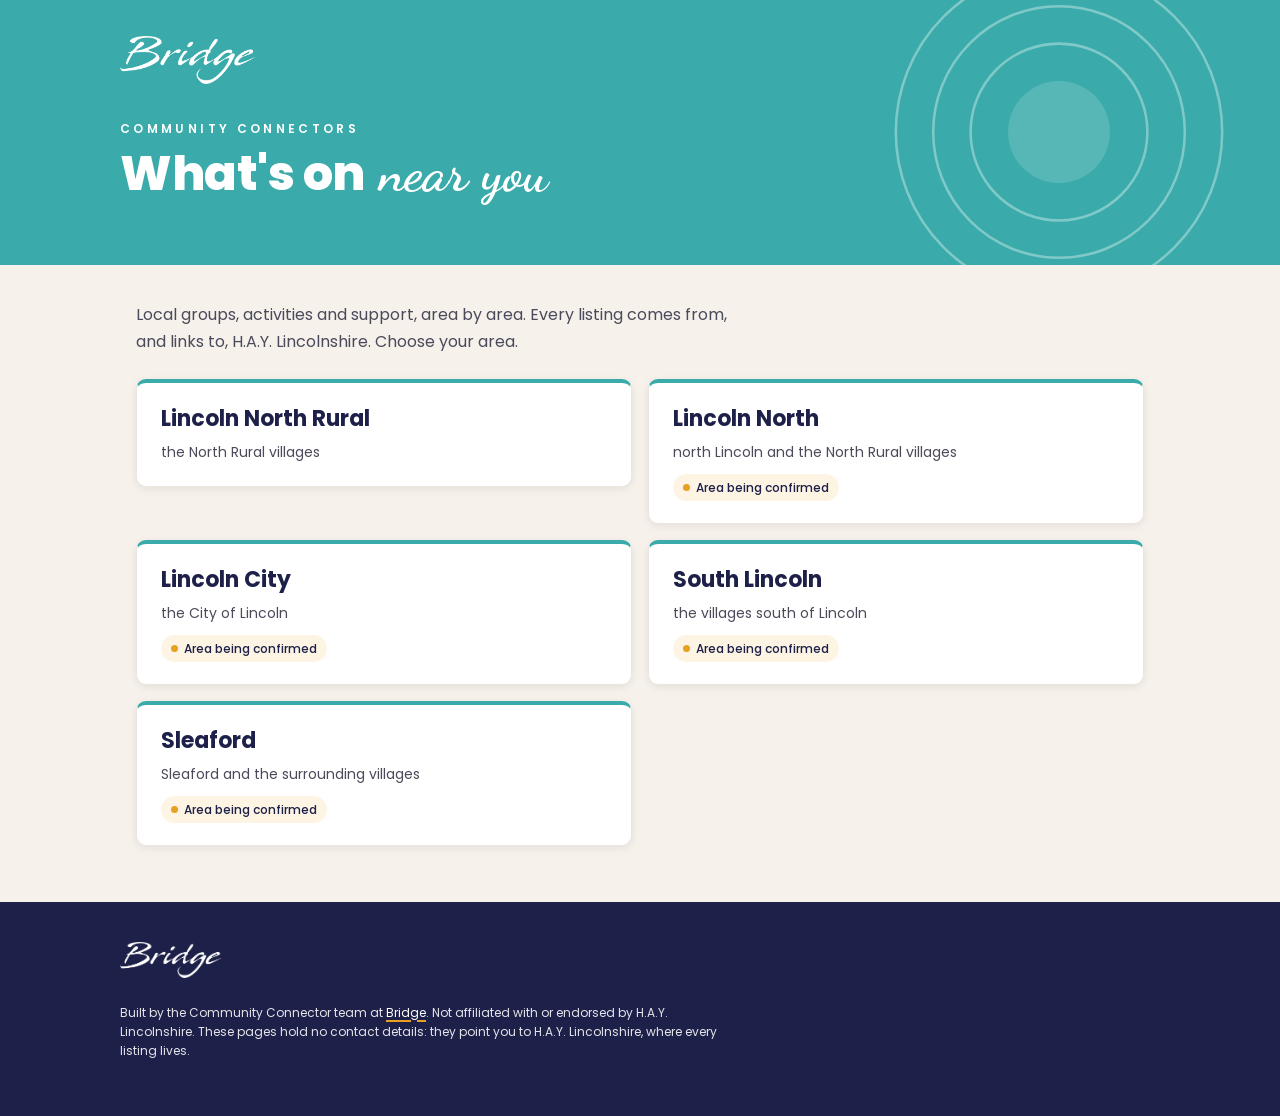
<file: index.html>
<!DOCTYPE html>
<html lang="en-GB">
<head>
<meta charset="utf-8">
<meta name="viewport" content="width=device-width, initial-scale=1, viewport-fit=cover">
<title>What's on near you</title>
<meta name="description" content="Find local groups, activities and support across Lincolnshire, area by area, pointing you to H.A.Y. Lincolnshire listings.">
<meta name="theme-color" content="#3aabaa">
<meta name="color-scheme" content="light">
<link rel="icon" href="data:image/svg+xml,%3Csvg xmlns='http://www.w3.org/2000/svg' viewBox='0 0 32 32'%3E%3Ccircle cx='16' cy='16' r='14' fill='%233aabaa'/%3E%3Ccircle cx='16' cy='14' r='5' fill='%23ffffff'/%3E%3C/svg%3E">
<link rel="stylesheet" href="shared/assets/style.css">
</head>
<body>
<header class="hero">
  <div class="hero-in">
    <a class="logo" href="https://wearebridge.org/" target="_blank" rel="noopener"><img src="shared/assets/img/bridge-wordmark.png" alt="Bridge" width="480" height="169"></a>
    <p class="label">Community Connectors</p>
    <h1><span class="h-bold">What's on</span> <span class="h-script">near you</span></h1>
  </div>
  <svg class="rings" viewBox="0 0 200 200" aria-hidden="true" focusable="false"><circle cx="100" cy="100" r="96"/><circle cx="100" cy="100" r="74"/><circle cx="100" cy="100" r="52"/><circle cx="100" cy="100" r="30" class="disc"/></svg>
</header>
<main class="wrap">
  <p class="lead">Local groups, activities and support, area by area. Every listing comes from, and links to, H.A.Y. Lincolnshire. Choose your area.</p>
  <ul class="lots" id="lots"><li class="empty">Loading areas...</li></ul>
</main>
<footer class="site-foot"><div class="foot-in">
  <img class="foot-logo" src="shared/assets/img/bridge-wordmark.png" alt="Bridge" width="480" height="169">
  <p>Built by the Community Connector team at <a href="https://wearebridge.org/" target="_blank" rel="noopener">Bridge</a>. Not affiliated with or endorsed by H.A.Y. Lincolnshire. These pages hold no contact details: they point you to H.A.Y. Lincolnshire, where every listing lives.</p>
</div></footer>
<script>
(async function(){
  const esc=s=>String(s??"").replace(/[&<>"']/g,c=>({"&":"&amp;","<":"&lt;",">":"&gt;",'"':"&quot;","'":"&#39;"}[c]));
  const box=document.getElementById("lots");
  try{
    const lots=(await (await fetch("shared/data/lots.json",{cache:"no-cache"})).json()).lots;
    box.innerHTML=Object.entries(lots).map(([id,l])=>`<li><a class="lotcard" href="${esc(id)}/"><span class="lotname">${esc(l.name)}</span><span class="lotarea">${esc(l.area)}</span>${l.status==="draft"?'<span class="badge age">Area being confirmed</span>':""}</a></li>`).join("");
  }catch(e){box.innerHTML='<li class="empty">Sorry, the areas could not be loaded. Please refresh the page.</li>'}
})();
</script>
</body>
</html>
</file>
<file: shared/assets/style.css>
/* North Rural Finder, styled to the Bridge design system (tokens from Bridge Design System, Sept 2026). */

@font-face{font-family:"Poppins";src:url(fonts/Poppins-Regular-latin.woff2) format("woff2");font-weight:400;font-style:normal;font-display:swap}
@font-face{font-family:"Poppins";src:url(fonts/Poppins-Medium-latin.woff2) format("woff2");font-weight:500;font-style:normal;font-display:swap}
@font-face{font-family:"Poppins";src:url(fonts/Poppins-SemiBold-latin.woff2) format("woff2");font-weight:600;font-style:normal;font-display:swap}
@font-face{font-family:"Poppins";src:url(fonts/Poppins-Bold-latin.woff2) format("woff2");font-weight:700;font-style:normal;font-display:swap}
@font-face{font-family:"Poppins";src:url(fonts/Poppins-ExtraBold-latin.woff2) format("woff2");font-weight:800;font-style:normal;font-display:swap}
@font-face{font-family:"Dancing Script";src:url(fonts/DancingScript-SemiBold-latin.woff2) format("woff2");font-weight:600 700;font-style:normal;font-display:swap}

:root{
  /* Brand */
  --color-teal:#3aabaa; --color-navy:#1d2048; --color-gold:#e8a023; --color-crimson:#8c1a4a;
  --color-cream:#f6f1eb; --color-white:#ffffff; --color-slate:#4a4a5a;
  --color-border:#ebe6e0; --color-border-light:#f2ede7;
  --color-teal-10:rgba(58,171,170,.10); --color-teal-20:rgba(58,171,170,.20);
  --color-gold-10:rgba(232,160,35,.12); --color-crimson-10:rgba(140,26,74,.10);
  --sans:"Poppins",system-ui,-apple-system,"Segoe UI",sans-serif;
  --script:"Dancing Script",Georgia,cursive;
  --radius-sm:4px; --radius-md:8px; --radius-lg:10px; --radius-xl:16px; --radius-full:9999px;
  --shadow-xs:0 1px 3px rgba(0,0,0,.08); --shadow-sm:0 2px 8px rgba(0,0,0,.08); --shadow-md:0 4px 16px rgba(0,0,0,.10);
  --shadow-lg:0 8px 32px rgba(0,0,0,.12); --focus-ring:0 0 0 3px rgba(58,171,170,.35);
  --ease:200ms ease; --ease-hover:120ms ease;

  /* Roles used by the app (status colours map to brand: teal = recent, gold = ageing, crimson = old) */
  --bg:var(--color-cream); --surface:var(--color-white); --ink:var(--color-navy); --body:var(--color-slate);
  --muted:var(--color-slate); --line:var(--color-border);
  --fresh:var(--color-teal); --age:var(--color-gold); --stale:var(--color-crimson);
  --fresh-bg:var(--color-teal-10); --age-bg:var(--color-gold-10); --stale-bg:var(--color-crimson-10);
  /* Fallback outline map only */
  --mapbg:#eef0e8; --road1:#e8a023; --road2:#ffffff; --road3:#ffffff; --casing:#d8d3cb; --water:#9cc7d6;
  color-scheme:light;
}
*,*::before,*::after{box-sizing:border-box}
html{-webkit-text-size-adjust:100%}
body{margin:0;background:var(--bg);color:var(--body);font:400 15px/1.75 var(--sans)}
a{color:var(--ink);text-decoration-color:var(--color-teal);text-decoration-thickness:2px;text-underline-offset:3px;transition:opacity var(--ease-hover)}
a:hover{opacity:.88}
:focus-visible{outline:none;box-shadow:var(--focus-ring);border-radius:var(--radius-sm)}
h1,h2,h3{color:var(--ink);margin:0}
.label{font:600 11px/1.5 var(--sans);letter-spacing:.28em;text-transform:uppercase;color:var(--body);margin:0}

/* Hero: full-bleed teal, white type at display size only */
.hero{position:relative;overflow:hidden;background:var(--color-teal);color:var(--color-white);padding:28px 16px 44px}
.hero-in{position:relative;z-index:1;max-width:1040px;margin:0 auto}
.logo{display:inline-block;line-height:0}
.logo img{height:40px;width:auto;filter:invert(1) brightness(10)}
.hero .label{color:var(--color-white);margin:28px 0 8px;font-size:12px}
.hero h1{color:var(--color-white);display:flex;flex-wrap:wrap;align-items:baseline;gap:0 14px;line-height:1.05}
.h-bold{font:800 clamp(2.2rem,7vw,3rem)/1.05 var(--sans);letter-spacing:-.01em}
.h-script{font:700 clamp(2.6rem,8.5vw,3.4rem)/1 var(--script)}
.rings{position:absolute;right:-70px;top:50%;width:300px;height:300px;transform:translateY(-50%);fill:none;stroke:rgba(255,255,255,.35);stroke-width:1.5;pointer-events:none}
.rings .disc{fill:rgba(255,255,255,.14);stroke:none}
@media(max-width:759px){.rings{opacity:.6}}
@media(min-width:760px){.hero{padding:36px 24px 64px}.rings{right:4%;width:340px;height:340px}.logo img{height:48px}}

.wrap{max-width:1040px;margin:0 auto;padding:24px 16px 56px}
.intro{margin:0 0 4px}
.proto{display:inline-block;background:var(--color-gold-10);color:var(--ink);border-radius:var(--radius-full);padding:3px 12px;font-size:12px;font-weight:500}
.proto::before{content:"";display:inline-block;width:7px;height:7px;border-radius:50%;background:var(--color-gold);margin-right:8px;vertical-align:1px}
.lead{font-size:16px;line-height:1.7;margin:12px 0 0;max-width:62ch}

/* Search panel: postcode, keyword and filters together */
.search-panel{margin-top:24px;background:var(--surface);border:1px solid var(--line);border-radius:var(--radius-lg);box-shadow:var(--shadow-sm);padding:24px;display:flex;flex-direction:column;gap:16px}
.srow{display:grid;grid-template-columns:1fr 1fr;gap:12px 16px;align-items:end}
.srow .f-q{grid-column:1/-1}
.sbtns{grid-column:1/-1;display:flex;flex-wrap:wrap;gap:8px}
@media(min-width:760px){.srow{grid-template-columns:2fr 1.1fr .8fr auto}.srow .f-q,.sbtns{grid-column:auto}}
label.f{display:flex;flex-direction:column;gap:4px;font-size:12px;font-weight:500;color:var(--body)}
input[type=search],input[type=text],select{font:inherit;font-size:15px;color:var(--ink);background:var(--color-white);border:1px solid var(--line);border-radius:var(--radius-md);padding:9px 12px;width:100%;box-shadow:var(--shadow-xs);transition:border-color var(--ease),box-shadow var(--ease)}
input:focus,select:focus{outline:none;border-color:var(--color-teal);box-shadow:var(--focus-ring)}
input::placeholder{color:#7a7a88}
#pc{text-transform:uppercase}
.btn{font:600 15px/1.2 var(--sans);letter-spacing:.04em;background:var(--color-navy);color:var(--color-white);border:1px solid var(--color-navy);border-radius:var(--radius-md);padding:11px 18px;cursor:pointer;transition:opacity var(--ease-hover),transform var(--ease-hover)}
.btn:hover{opacity:.88}
.btn:active{transform:scale(.97)}
.btn:focus-visible{box-shadow:var(--focus-ring)}
.btn.ghost{background:transparent;color:var(--ink);border-color:var(--color-navy)}
.msg{font-size:14px;margin:0;color:var(--body)} .msg:empty{display:none} .msg.err{color:var(--color-crimson)}

/* Chips */
.chips{display:flex;flex-wrap:wrap;gap:8px}
.chip{font:500 14px/1.3 var(--sans);border:1px solid var(--line);background:var(--color-white);color:var(--ink);border-radius:var(--radius-full);padding:6px 14px;cursor:pointer;transition:background var(--ease-hover),border-color var(--ease-hover),transform var(--ease-hover)}
.chip:hover{border-color:var(--color-teal);background:var(--color-teal-10)}
.chip:active{transform:scale(.97)}
.chip small{color:var(--body);margin-left:4px;font-weight:400}
.chip[aria-pressed="true"]{background:var(--color-navy);color:var(--color-white);border-color:var(--color-navy)}
.chip[aria-pressed="true"] small{color:inherit;opacity:.8}

/* Category drill-down */
.catnav{display:flex;flex-direction:column;gap:8px}
.flab{font-size:12px;font-weight:500;color:var(--body)}
.crumbs{display:flex;flex-wrap:wrap;align-items:center;gap:4px 6px;font-size:14px}
.crumbs:empty{display:none}
.crumbs button{font:500 14px/1.4 var(--sans);background:none;border:0;padding:0;color:var(--ink);text-decoration:underline;text-decoration-color:var(--color-teal);text-decoration-thickness:2px;text-underline-offset:3px;cursor:pointer}
.crumbs [aria-current]{font-weight:600;color:var(--ink)}
.crumbs .sep{color:var(--body)}
.chip .more{margin-left:6px;font-weight:600}
.none{font-size:14px;color:var(--body)}

/* Segmented control and toggles */
.row2{display:flex;flex-wrap:wrap;gap:10px 20px;align-items:center}
.row2 label.f{flex-direction:row;align-items:center;gap:8px}
.row2 select{width:auto}
.seg{display:inline-flex;border:1px solid var(--line);border-radius:var(--radius-md);overflow:hidden;background:var(--color-white)}
.seg button{font:500 14px/1.2 var(--sans);background:transparent;color:var(--ink);border:0;padding:9px 14px;cursor:pointer;transition:background var(--ease-hover)}
.seg button+button{border-left:1px solid var(--line)}
.seg button:hover{background:var(--color-teal-10)}
.seg button[aria-pressed="true"]{background:var(--color-navy);color:var(--color-white)}
.tog{display:inline-flex;align-items:center;gap:8px;font-size:14px;color:var(--ink)}
.tog input{width:18px;height:18px;accent-color:var(--color-teal)}

/* Summary */
.summary{display:flex;flex-wrap:wrap;align-items:center;gap:10px 20px;margin:24px 2px 16px}
.count{font:700 22px/1.3 var(--sans);color:var(--ink)}
.freshbar{flex:1 1 220px;display:flex;height:8px;border-radius:var(--radius-full);overflow:hidden;background:var(--line);min-width:180px}
.freshbar span{display:block;height:100%}
.fkey{font-size:12px;color:var(--body);display:flex;gap:14px;flex-wrap:wrap}
.fkey i{display:inline-block;width:10px;height:10px;border-radius:50%;margin-right:5px;vertical-align:-1px}

/* Listing cards: white, 1px border, thin top accent bar for freshness */
ol.list{list-style:none;margin:0;padding:0;display:grid;grid-template-columns:1fr;gap:16px}
@media(min-width:860px){ol.list{grid-template-columns:1fr 1fr;gap:24px}}
.item{position:relative;background:var(--surface);border:1px solid var(--line);border-radius:var(--radius-lg);box-shadow:var(--shadow-sm);padding:24px;overflow:hidden;transition:box-shadow var(--ease);display:flex;flex-direction:column}
.item:hover{box-shadow:var(--shadow-md)}
.item::before{content:"";position:absolute;left:0;right:0;top:0;height:4px;background:var(--line)}
.item.fresh::before{background:var(--fresh)} .item.age::before{background:var(--age)} .item.stale::before{background:var(--stale)}
.ihead{display:flex;flex-wrap:wrap;justify-content:space-between;gap:8px 12px;align-items:flex-start}
.item h3{font:600 18px/1.35 var(--sans);color:var(--ink);flex:1 1 200px}
.badge{display:inline-flex;align-items:center;gap:6px;font-size:12px;font-weight:500;border-radius:var(--radius-full);padding:3px 10px;white-space:nowrap;color:var(--ink)}
.badge::before{content:"";width:7px;height:7px;border-radius:50%}
.badge.fresh{background:var(--fresh-bg)} .badge.fresh::before{background:var(--fresh)}
.badge.age{background:var(--age-bg)} .badge.age::before{background:var(--age)}
.badge.stale{background:var(--stale-bg);color:var(--color-crimson)} .badge.stale::before{background:var(--stale)}
.where{font-size:13px;color:var(--body);margin:6px 0 0;line-height:1.55}
.desc{font-size:14px;line-height:1.65;margin:10px 0 0}
.tags{display:flex;flex-wrap:wrap;gap:6px;margin-top:12px}
.tag{font-size:12px;background:var(--color-teal-10);border-radius:var(--radius-full);padding:2px 10px;color:var(--ink)}
.tag.dup{background:var(--color-gold-10)}
.acts{display:flex;flex-wrap:wrap;gap:6px 16px;margin-top:auto;padding-top:14px;font-size:14px}
.acts a{font-weight:500;overflow-wrap:anywhere}
.acts a:first-child{font-weight:600}
.empty{grid-column:1/-1;background:var(--surface);border:1px dashed var(--color-teal);border-radius:var(--radius-lg);padding:32px 24px;text-align:center;color:var(--body)}
.empty button{font:600 15px/1.2 var(--sans);letter-spacing:.04em;margin-top:12px;background:var(--color-navy);color:var(--color-white);border:0;border-radius:var(--radius-md);padding:11px 18px;cursor:pointer}
.empty button:active{transform:scale(.97)}
.item.flash{box-shadow:var(--focus-ring),var(--shadow-md)}

/* Map */
#map{height:min(58vh,480px);min-height:300px;border-radius:var(--radius-lg);border:1px solid var(--line);margin-top:6px;background:var(--mapbg);z-index:0}
.leaflet-container{font-family:var(--sans);background:var(--mapbg)}
.plabel{white-space:nowrap;color:var(--ink);font-size:12px;text-shadow:0 0 3px var(--mapbg),0 0 3px var(--mapbg),0 0 3px var(--mapbg);pointer-events:none;transform:translate(-50%,-50%)}
.plabel.t0{font-size:16px;font-weight:700} .plabel.t1{font-size:14px;font-weight:600} .plabel.t3{font-size:11px;color:var(--body)} .plabel.nr{font-weight:700}
.leaflet-popup-content-wrapper{border-radius:var(--radius-lg);box-shadow:var(--shadow-lg)}
.leaflet-popup-content{margin:12px 14px;font-size:14px;line-height:1.4}
.leaflet-popup-content-wrapper,.leaflet-popup-tip{background:var(--surface);color:var(--body)}
.pop ul{list-style:none;margin:0;padding:0;display:flex;flex-direction:column;gap:6px}
.pop button{font:500 14px/1.35 var(--sans);background:none;border:0;padding:0;color:var(--ink);text-decoration:underline;text-decoration-color:var(--color-teal);text-decoration-thickness:2px;text-underline-offset:3px;cursor:pointer;text-align:left}
.pop i{display:inline-block;width:9px;height:9px;border-radius:50%;margin-right:6px}
.pop .addr{color:var(--body);font-size:12px;margin:0 0 6px}
.leaflet-control-attribution{background:rgba(255,255,255,.85)!important;color:var(--body)!important}
.leaflet-control-attribution a{color:var(--ink)!important}
.leaflet-bar a{background:var(--surface)!important;color:var(--ink)!important;border-color:var(--line)!important}

/* Footer: navy, white type */
.site-foot{background:var(--color-navy);color:var(--color-white);padding:40px 16px 48px}
.foot-in{max-width:1040px;margin:0 auto}
.foot-logo{height:36px;width:auto;filter:invert(1) brightness(10);margin-bottom:16px}
.site-foot p{margin:0 0 8px;max-width:75ch;font-size:12px;line-height:1.6;color:rgba(255,255,255,.88)}
.site-foot a{color:var(--color-white);text-decoration-color:var(--color-gold)}

@media (prefers-reduced-motion:reduce){*{transition:none!important;scroll-behavior:auto!important}}

/* Multi-area additions */
.areas-link{position:absolute;right:0;top:4px;color:var(--color-white);font-size:13px;font-weight:600;text-decoration-color:rgba(255,255,255,.7)}
.draftnote{margin:12px 0 0;font-size:13px;color:var(--ink);background:var(--color-gold-10);border-radius:var(--radius-md);padding:8px 12px;max-width:62ch}
.item h3 a{color:inherit;text-decoration:none}
.item h3 a:hover{text-decoration:underline;text-decoration-color:var(--color-teal)}
.sr{position:absolute;width:1px;height:1px;overflow:hidden;clip:rect(0 0 0 0);white-space:nowrap}
.lots{list-style:none;margin:24px 0 0;padding:0;display:grid;grid-template-columns:1fr;gap:16px}
@media(min-width:700px){.lots{grid-template-columns:1fr 1fr}}
.lotcard{display:flex;flex-direction:column;gap:6px;background:var(--surface);border:1px solid var(--line);border-top:4px solid var(--color-teal);border-radius:var(--radius-lg);box-shadow:var(--shadow-sm);padding:22px 24px;text-decoration:none;transition:box-shadow var(--ease)}
.lotcard:hover{box-shadow:var(--shadow-md);opacity:1}
.lotname{font:700 22px/1.3 var(--sans);color:var(--ink)}
.lotarea{font-size:14px;color:var(--body)}
.lotcard .badge{align-self:flex-start;margin-top:4px}
.copylink{font-size:13px;padding:7px 12px;letter-spacing:.02em;order:9}
@media(max-width:640px){.copylink{margin-left:0}}
</file>
